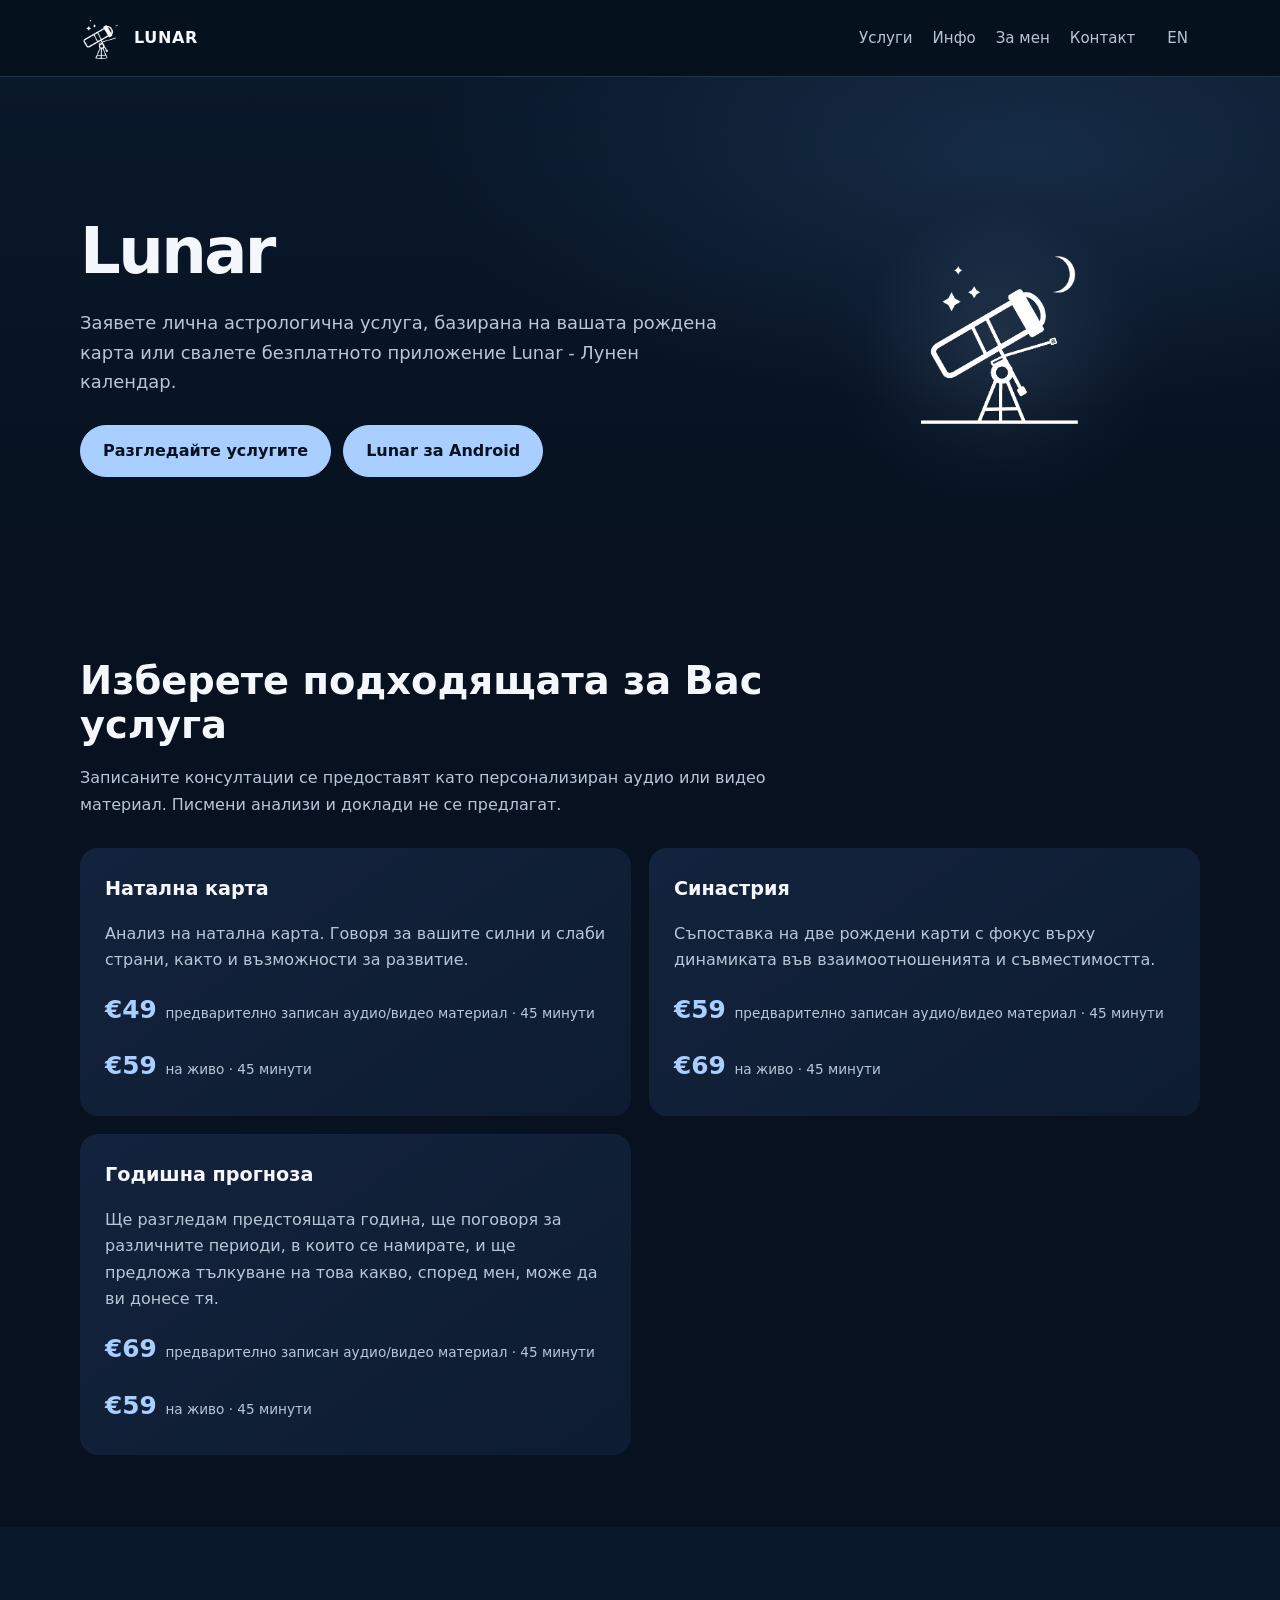
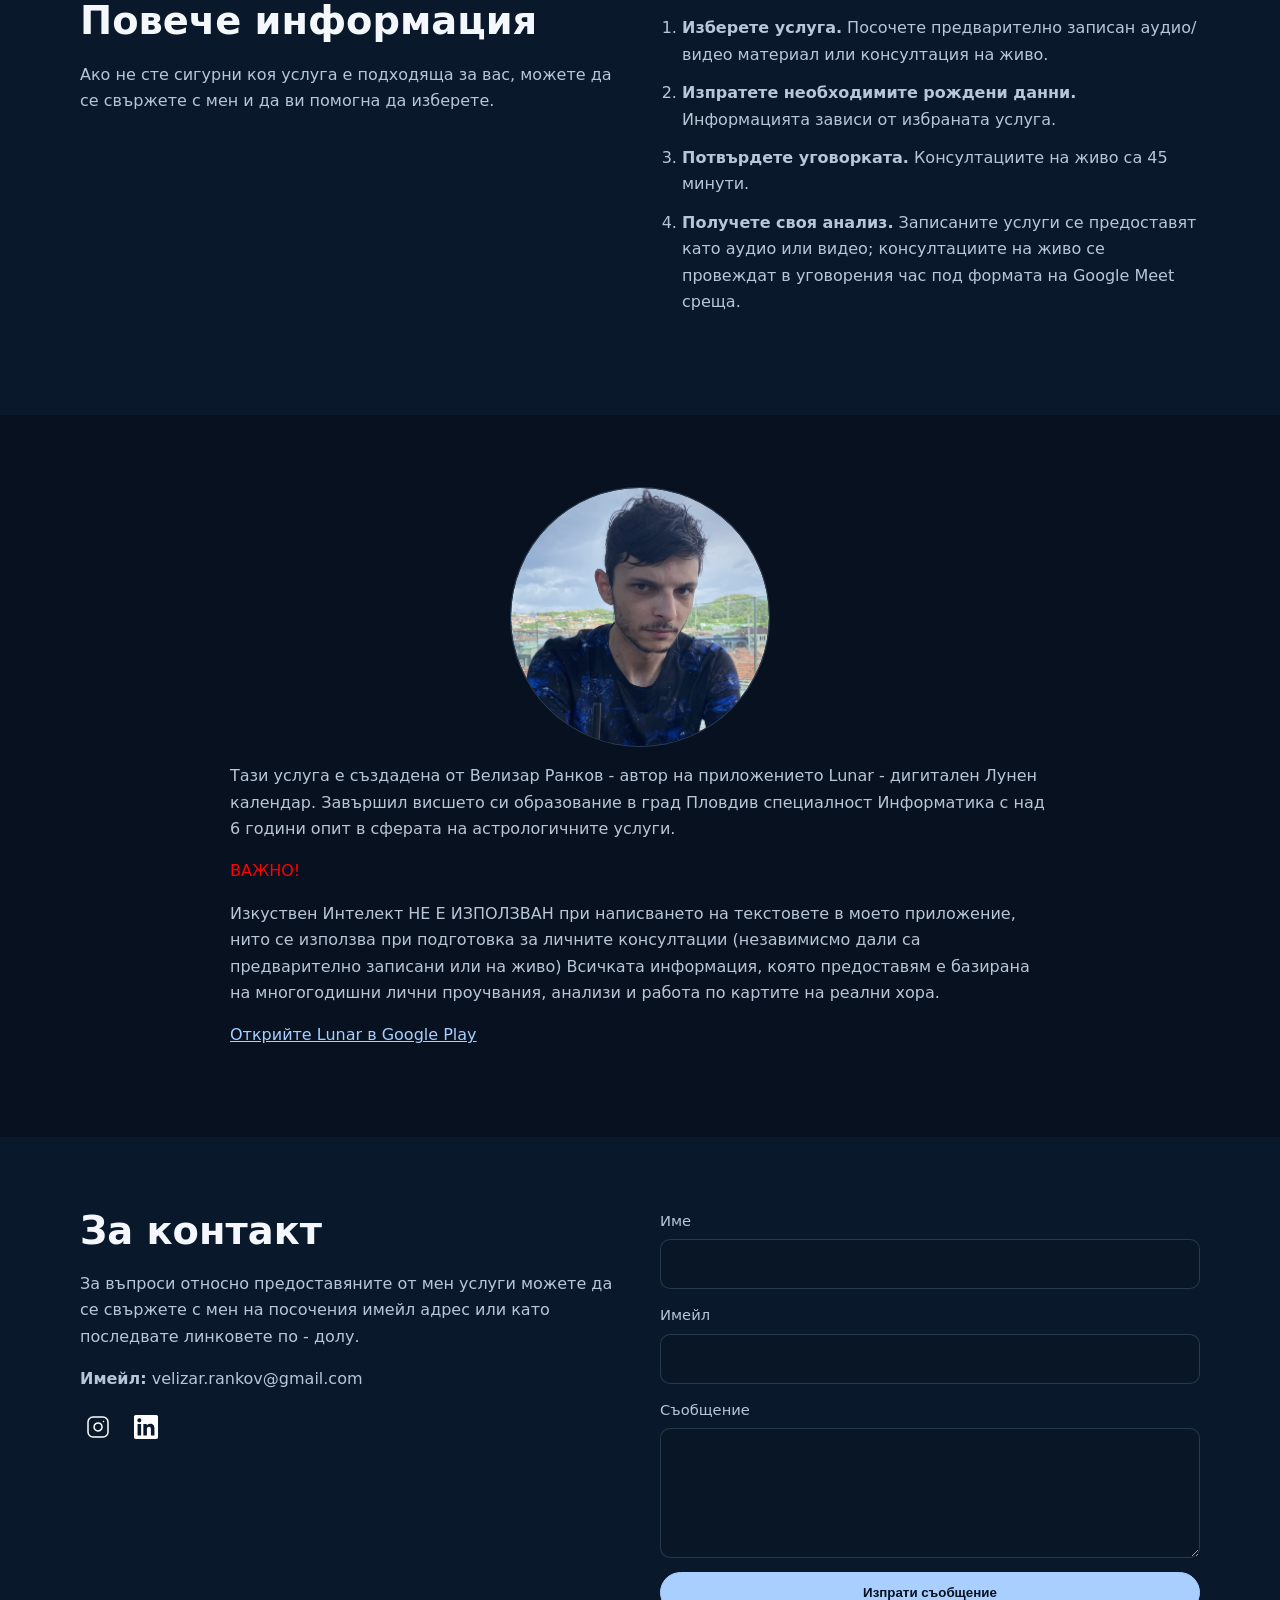
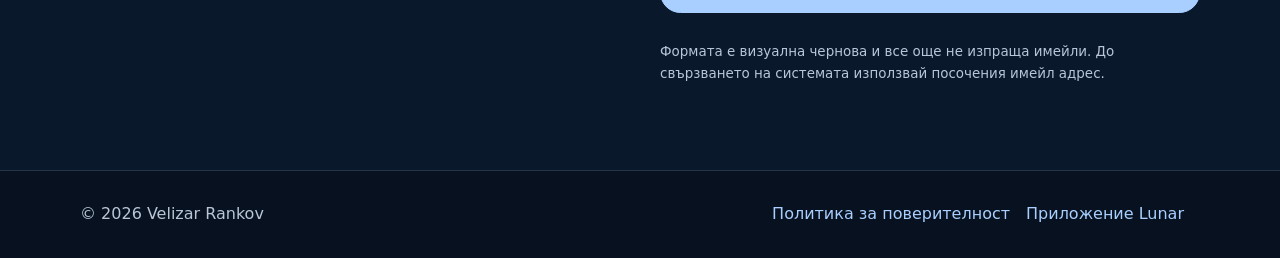
<file: Index.html>
<!doctype html>
<html lang="bg">
<head>
  <meta charset="utf-8"><meta name="viewport" content="width=device-width,initial-scale=1">
  <meta name="description" content="Астрологични консултации, синастрия и годишни прогнози.">
  <title>Lunar</title><link rel="stylesheet" href="css/style.css">
  <script async src="https://www.googletagmanager.com/gtag/js?id=AW-18355354666"></script>
  <script>window.dataLayer=window.dataLayer||[];function gtag(){dataLayer.push(arguments);}gtag('js',new Date());gtag('consent','default',{ad_storage:'denied',ad_user_data:'denied',ad_personalization:'denied',analytics_storage:'denied'});gtag('config','AW-18355354666');</script>
  <script defer src="js/main.js"></script>
</head>
<body>
<header><div class="container nav">
  <a class="brand" href="IndexBG.html"><img src="assets/appicon.png" alt="Икона на Lunar" onerror="this.style.display='none'"><span>LUNAR</span></a>
  <nav class="navlinks"><a href="#services">Услуги</a><a href="#process">Инфо</a><a href="#about">За мен</a><a href="#contact">Контакт</a><a class="lang" href="index.html">EN</a></nav>
</div></header>
<main>
<section class="hero"><div class="container hero-grid">
  <div>
    <h1>Lunar</h1>
    <p>Заявете лична астрологична услуга, базирана на вашата рождена карта или свалете безплатното приложение Lunar - Лунен календар.</p>
    <div class="actions"><a class="btn" href="#services">Разгледайте услугите</a><a class="btn" href="https://play.google.com/store/apps/details?id=com.velizar.lunar">Lunar за Android</a></div>
  </div>
  <div class="hero-art"><img src="assets/appicon.png" alt="Lunar" onerror="this.style.display='none'"></div>
</div></section>
<section id="services"><div class="container">
  <div class="section-head"><h2>Изберете подходящата за Вас услуга</h2><p>Записаните консултации се предоставят като персонализиран аудио или видео материал. Писмени анализи и доклади не се предлагат.</p></div>
  <div class="cards">
    <article class="card"><h3>Натална карта</h3><p>Анализ на натална карта. Говоря за вашите силни и слаби страни, както и възможности за развитие.</p><div class="price">€49 <small>предварително записан аудио/видео материал · 45 минути </small></div><div class="price">€59 <small>на живо · 45 минути</small></div></article>
    <article class="card"><h3>Синастрия</h3><p>Съпоставка на две рождени карти с фокус върху динамиката във взаимоотношенията и съвместимостта.</p><div class="price">€59 <small>предварително записан аудио/видео материал · 45 минути </small></div><div class="price">€69 <small>на живо · 45 минути</small></div></article>
    <article class="card"><h3>Годишна прогноза</h3><p>Ще разгледам предстоящата година, ще поговоря за различните периоди, в които се намирате, и ще предложа тълкуване на това какво, според мен, може да ви донесе тя.</p><div class="price">€69 <small>предварително записан аудио/видео материал · 45 минути </small></div><div class="price">€59 <small>на живо · 45 минути</small></div></article>
  </div>
</div></section>
<section id="process" style="background:#09182a"><div class="container split">
  <div><h2>Повече информация</h2><p>Ако не сте сигурни коя услуга е подходяща за вас, можете да се свържете с мен и да ви помогна да изберете. </p></div>
  <ol class="steps"><li><strong>Изберете услуга.</strong> Посочете предварително записан аудио/видео материал или консултация на живо.</li><li><strong>Изпратете необходимите рождени данни.</strong> Информацията зависи от избраната услуга.</li><li><strong>Потвърдете уговорката.</strong> Консултациите на живо са 45 минути.</li><li><strong>Получете своя анализ.</strong> Записаните услуги се предоставят като аудио или видео; консултациите на живо се провеждат в уговорения час под формата на Google Meet среща.</li></ol>
</div></section>
<section id="about"><div class="container content">
<div class="profile-art"><img src="assets/velizar.jpg" alt="Velizar" onerror="this.style.display='none'"></div>
<p>Тази услуга е създадена от Велизар Ранков - автор на приложението Lunar - дигитален Лунен календар. Завършил висшето си образование в град Пловдив специалност Информатика с над 6 години опит в сферата на астрологичните услуги. </p>
<p style="color:Red;">ВАЖНО!</p> <p>Изкуствен Интелект НЕ Е ИЗПОЛЗВАН при написването на текстовете в моето приложение, нито се използва при подготовка за личните консултации (незавимисмо дали са предварително записани или на живо) Всичката информация, която предоставям е базирана на многогодишни лични проучвания, анализи и работа по картите на реални хора.</p><a href="https://play.google.com/store/apps/details?id=com.velizar.lunar" target="_blank" rel="noopener">Открийте Lunar в Google Play</a></p></div></section>
<section id="contact" style="background:#09182a"><div class="container split">
  <div><h2>За контакт</h2><p>За въпроси относно предоставяните от мен услуги можете да се свържете с мен на посочения имейл адрес или като последвате линковете по - долу.</p><p><strong>Имейл:</strong> <span>velizar.rankov@gmail.com</span></p><div class="social-links">
    <div class="social-icons">

    <a href="https://www.instagram.com/velizar.rankov/"
       target="_blank" rel="noopener noreferrer"
       aria-label="Instagram">
        <img src="assets/instagram.svg" alt="Instagram">
    </a>

    <a href="https://www.linkedin.com/in/velizar13/"
       target="_blank" rel="noopener noreferrer"
       aria-label="LinkedIn">
        <img src="assets/linkedin.svg" alt="LinkedIn">
    </a>

  

</div>
</div></div>
  <form data-contact-form><label>Име<input name="name" required autocomplete="name"></label><label>Имейл<input type="email" name="email" required autocomplete="email"></label><label>Съобщение<textarea name="message" required></textarea></label><div class="notice" role="status"></div><button class="btn" type="submit">Изпрати съобщение</button><p class="small">Формата е визуална чернова и все още не изпраща имейли. До свързването на системата използвай посочения имейл адрес.</p></form>
</div></section>
</main>
<footer><div class="container footer-inner"><div>© 2026 Velizar Rankov</div><div><a href="privacy-bg.html">Политика за поверителност</a><a href="https://play.google.com/store/apps/details?id=com.velizar.lunar" target="_blank" rel="noopener">Приложение Lunar</a></div></div></footer>
</body></html>
</file>
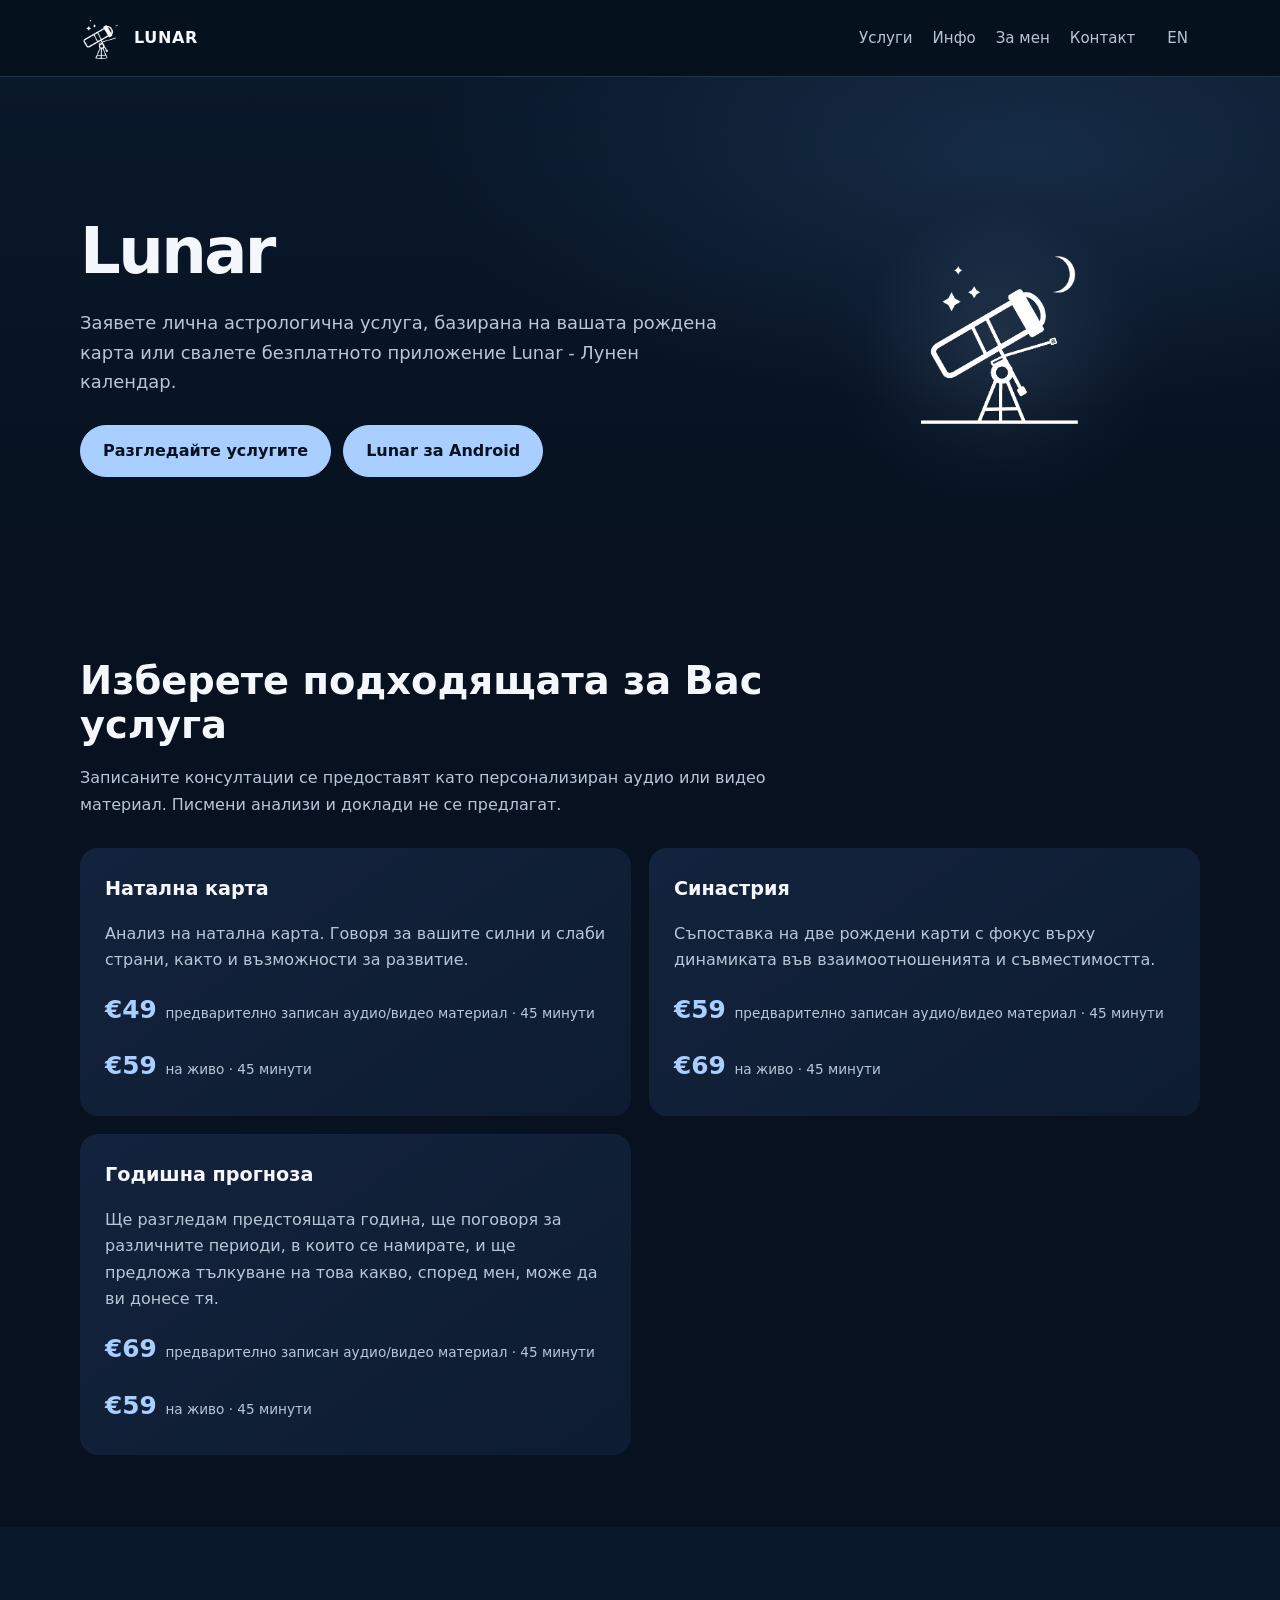
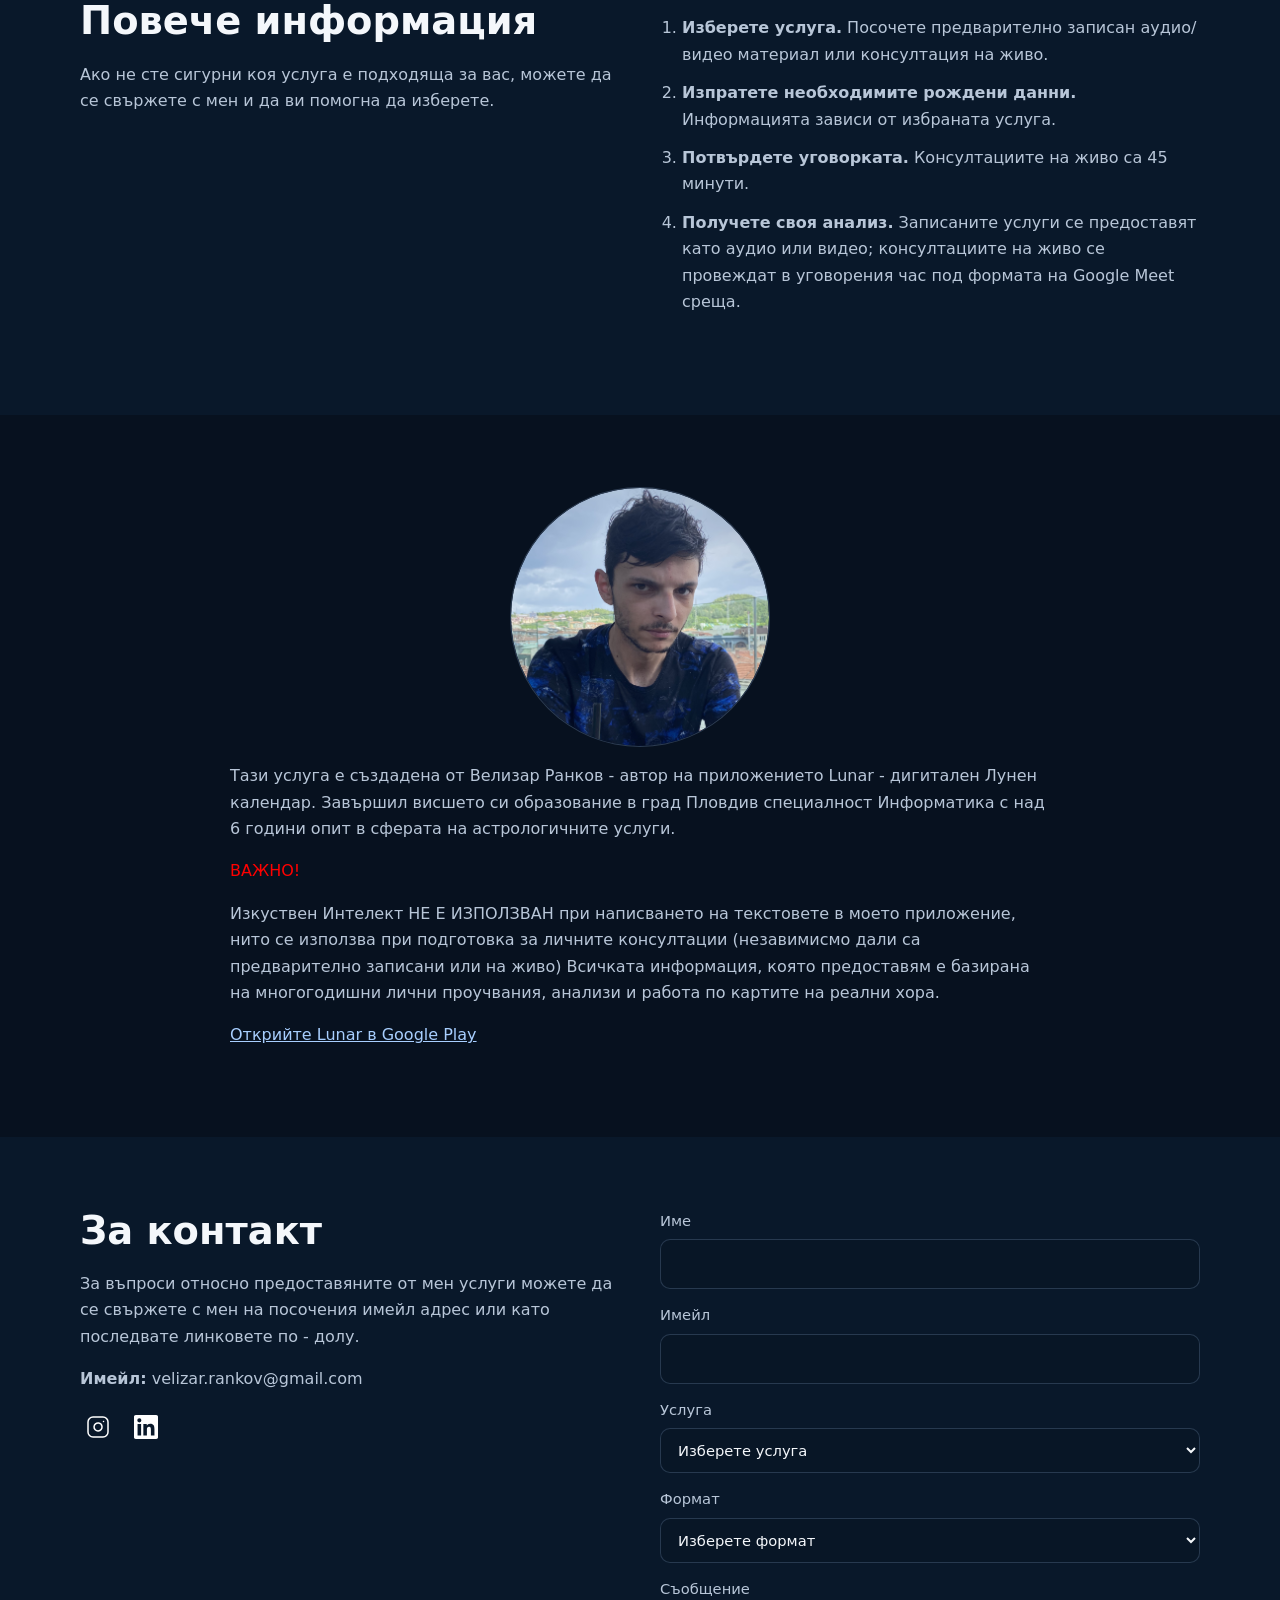
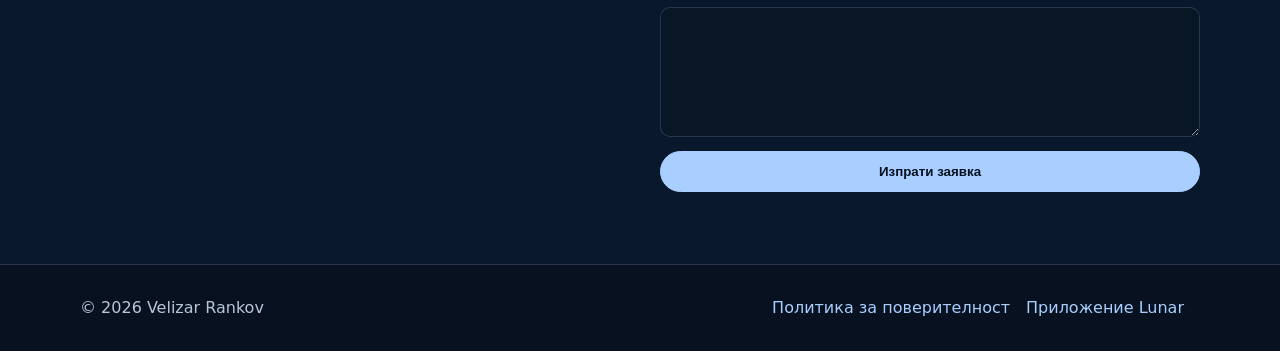
<file: index.html>
<!doctype html>
<html lang="bg">
<head>
  <meta charset="utf-8"><meta name="viewport" content="width=device-width,initial-scale=1">
  <meta name="description" content="Астрологични консултации, синастрия и годишни прогнози.">
  <title>Lunar</title><link rel="stylesheet" href="css/style.css">
  <script async src="https://www.googletagmanager.com/gtag/js?id=AW-18355354666"></script>
  <script>window.dataLayer=window.dataLayer||[];function gtag(){dataLayer.push(arguments);}gtag('js',new Date());gtag('consent','default',{ad_storage:'denied',ad_user_data:'denied',ad_personalization:'denied',analytics_storage:'denied'});gtag('config','AW-18355354666');</script>
  <script defer src="js/main.js"></script>
</head>
<body>
<header><div class="container nav">
  <a class="brand" href="IndexBG.html"><img src="assets/appicon.png" alt="Икона на Lunar" onerror="this.style.display='none'"><span>LUNAR</span></a>
  <nav class="navlinks"><a href="#services">Услуги</a><a href="#process">Инфо</a><a href="#about">За мен</a><a href="#contact">Контакт</a><a class="lang" href="IndexEN.html">EN</a></nav>
</div></header>
<main>
<section class="hero"><div class="container hero-grid">
  <div>
    <h1>Lunar</h1>
    <p>Заявете лична астрологична услуга, базирана на вашата рождена карта или свалете безплатното приложение Lunar - Лунен календар.</p>
    <div class="actions"><a class="btn" href="#services">Разгледайте услугите</a><a class="btn" href="https://play.google.com/store/apps/details?id=com.velizar.lunar">Lunar за Android</a></div>
  </div>
  <div class="hero-art"><img src="assets/appicon.png" alt="Lunar" onerror="this.style.display='none'"></div>
</div></section>
<section id="services"><div class="container">
  <div class="section-head"><h2>Изберете подходящата за Вас услуга</h2><p>Записаните консултации се предоставят като персонализиран аудио или видео материал. Писмени анализи и доклади не се предлагат.</p></div>
  <div class="cards">
    <article class="card"><h3>Натална карта</h3><p>Анализ на натална карта. Говоря за вашите силни и слаби страни, както и възможности за развитие.</p><div class="price">€49 <small>предварително записан аудио/видео материал · 45 минути </small></div><div class="price">€59 <small>на живо · 45 минути</small></div></article>
    <article class="card"><h3>Синастрия</h3><p>Съпоставка на две рождени карти с фокус върху динамиката във взаимоотношенията и съвместимостта.</p><div class="price">€59 <small>предварително записан аудио/видео материал · 45 минути </small></div><div class="price">€69 <small>на живо · 45 минути</small></div></article>
    <article class="card"><h3>Годишна прогноза</h3><p>Ще разгледам предстоящата година, ще поговоря за различните периоди, в които се намирате, и ще предложа тълкуване на това какво, според мен, може да ви донесе тя.</p><div class="price">€69 <small>предварително записан аудио/видео материал · 45 минути </small></div><div class="price">€59 <small>на живо · 45 минути</small></div></article>
  </div>
</div></section>
<section id="process" style="background:#09182a"><div class="container split">
  <div><h2>Повече информация</h2><p>Ако не сте сигурни коя услуга е подходяща за вас, можете да се свържете с мен и да ви помогна да изберете. </p></div>
  <ol class="steps"><li><strong>Изберете услуга.</strong> Посочете предварително записан аудио/видео материал или консултация на живо.</li><li><strong>Изпратете необходимите рождени данни.</strong> Информацията зависи от избраната услуга.</li><li><strong>Потвърдете уговорката.</strong> Консултациите на живо са 45 минути.</li><li><strong>Получете своя анализ.</strong> Записаните услуги се предоставят като аудио или видео; консултациите на живо се провеждат в уговорения час под формата на Google Meet среща.</li></ol>
</div></section>
<section id="about"><div class="container content">
<div class="profile-art"><img src="assets/velizar.jpg" alt="Velizar" onerror="this.style.display='none'"></div>
<p>Тази услуга е създадена от Велизар Ранков - автор на приложението Lunar - дигитален Лунен календар. Завършил висшето си образование в град Пловдив специалност Информатика с над 6 години опит в сферата на астрологичните услуги. </p>
<p style="color:Red;">ВАЖНО!</p> <p>Изкуствен Интелект НЕ Е ИЗПОЛЗВАН при написването на текстовете в моето приложение, нито се използва при подготовка за личните консултации (незавимисмо дали са предварително записани или на живо) Всичката информация, която предоставям е базирана на многогодишни лични проучвания, анализи и работа по картите на реални хора.</p><a href="https://play.google.com/store/apps/details?id=com.velizar.lunar" target="_blank" rel="noopener">Открийте Lunar в Google Play</a></p></div></section>
<section id="contact" style="background:#09182a"><div class="container split">
  <div><h2>За контакт</h2><p>За въпроси относно предоставяните от мен услуги можете да се свържете с мен на посочения имейл адрес или като последвате линковете по - долу.</p><p><strong>Имейл:</strong> <span>velizar.rankov@gmail.com</span></p><div class="social-links">
    <div class="social-icons">

    <a href="https://www.instagram.com/velizar.rankov/"
       target="_blank" rel="noopener noreferrer"
       aria-label="Instagram">
        <img src="assets/instagram.svg" alt="Instagram">
    </a>

    <a href="https://www.linkedin.com/in/velizar13/"
       target="_blank" rel="noopener noreferrer"
       aria-label="LinkedIn">
        <img src="assets/linkedin.svg" alt="LinkedIn">
    </a>

  

</div>
</div></div>

<form data-contact-form>
  <label>Име
    <input name="name" required autocomplete="name" maxlength="120">
  </label>

  <label>Имейл
    <input type="email" name="email" required autocomplete="email" maxlength="254">
  </label>

  <label>Услуга
    <select name="service" required>
      <option value="">Изберете услуга</option>
      <option value="Натална карта">Натална карта</option>
      <option value="Синастрия">Синастрия</option>
      <option value="Годишна прогноза">Годишна прогноза</option>
      <option value="Общо запитване">Общо запитване</option>
    </select>
  </label>

  <label>Формат
    <select name="format" required>
      <option value="">Изберете формат</option>
      <option value="Предварително записан аудио/видео материал">Предварително записан аудио/видео материал</option>
      <option value="Консултация на живо">Консултация на живо</option>
      <option value="Не съм сигурен/сигурна">Не съм сигурен/сигурна</option>
    </select>
  </label>

  <label>Съобщение
    <textarea name="message" required maxlength="5000"></textarea>
  </label>

  <input type="hidden" name="language" value="Български">

  <div class="notice" role="status"></div>

  <button class="btn" type="submit">Изпрати заявка</button>
</form>
</div></section>
</main>
<footer><div class="container footer-inner"><div>© 2026 Velizar Rankov</div><div><a href="privacy-bg.html">Политика за поверителност</a><a href="https://play.google.com/store/apps/details?id=com.velizar.lunar" target="_blank" rel="noopener">Приложение Lunar</a></div></div></footer>
</body></html>
</file>
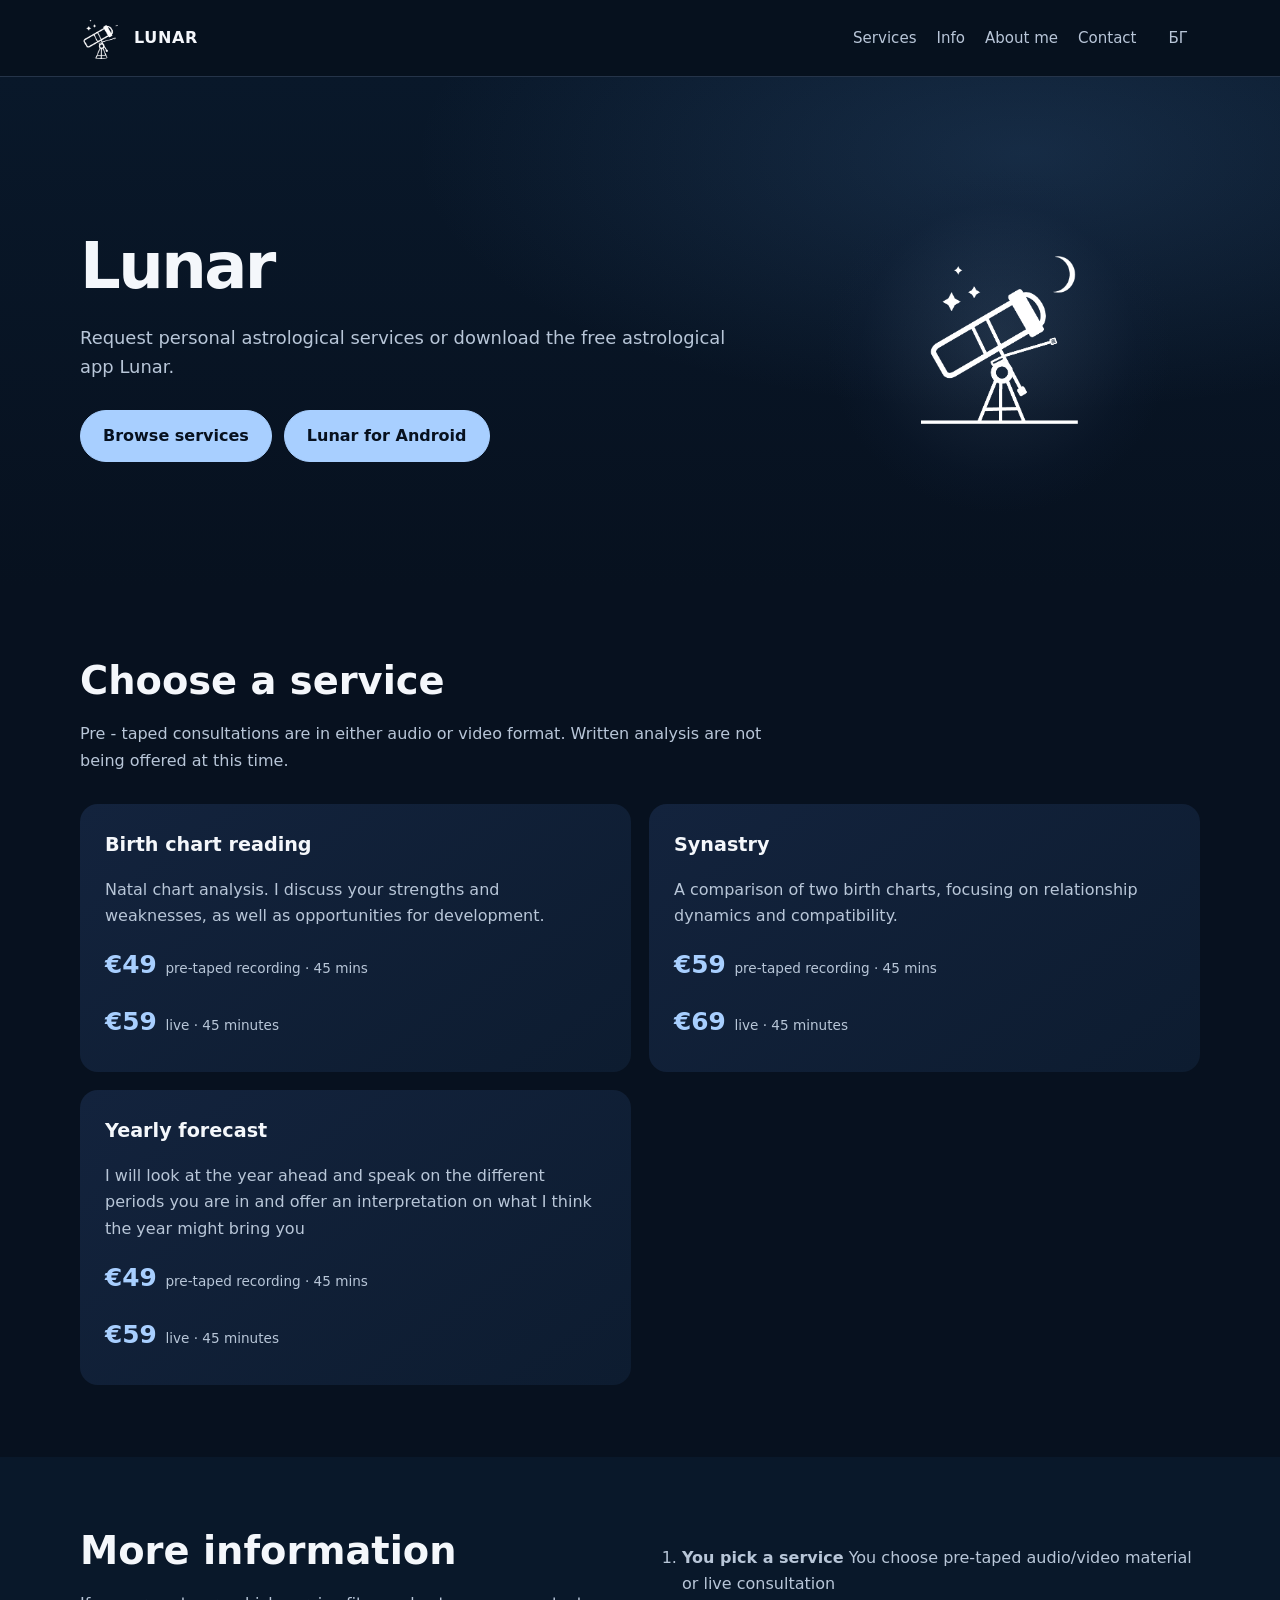
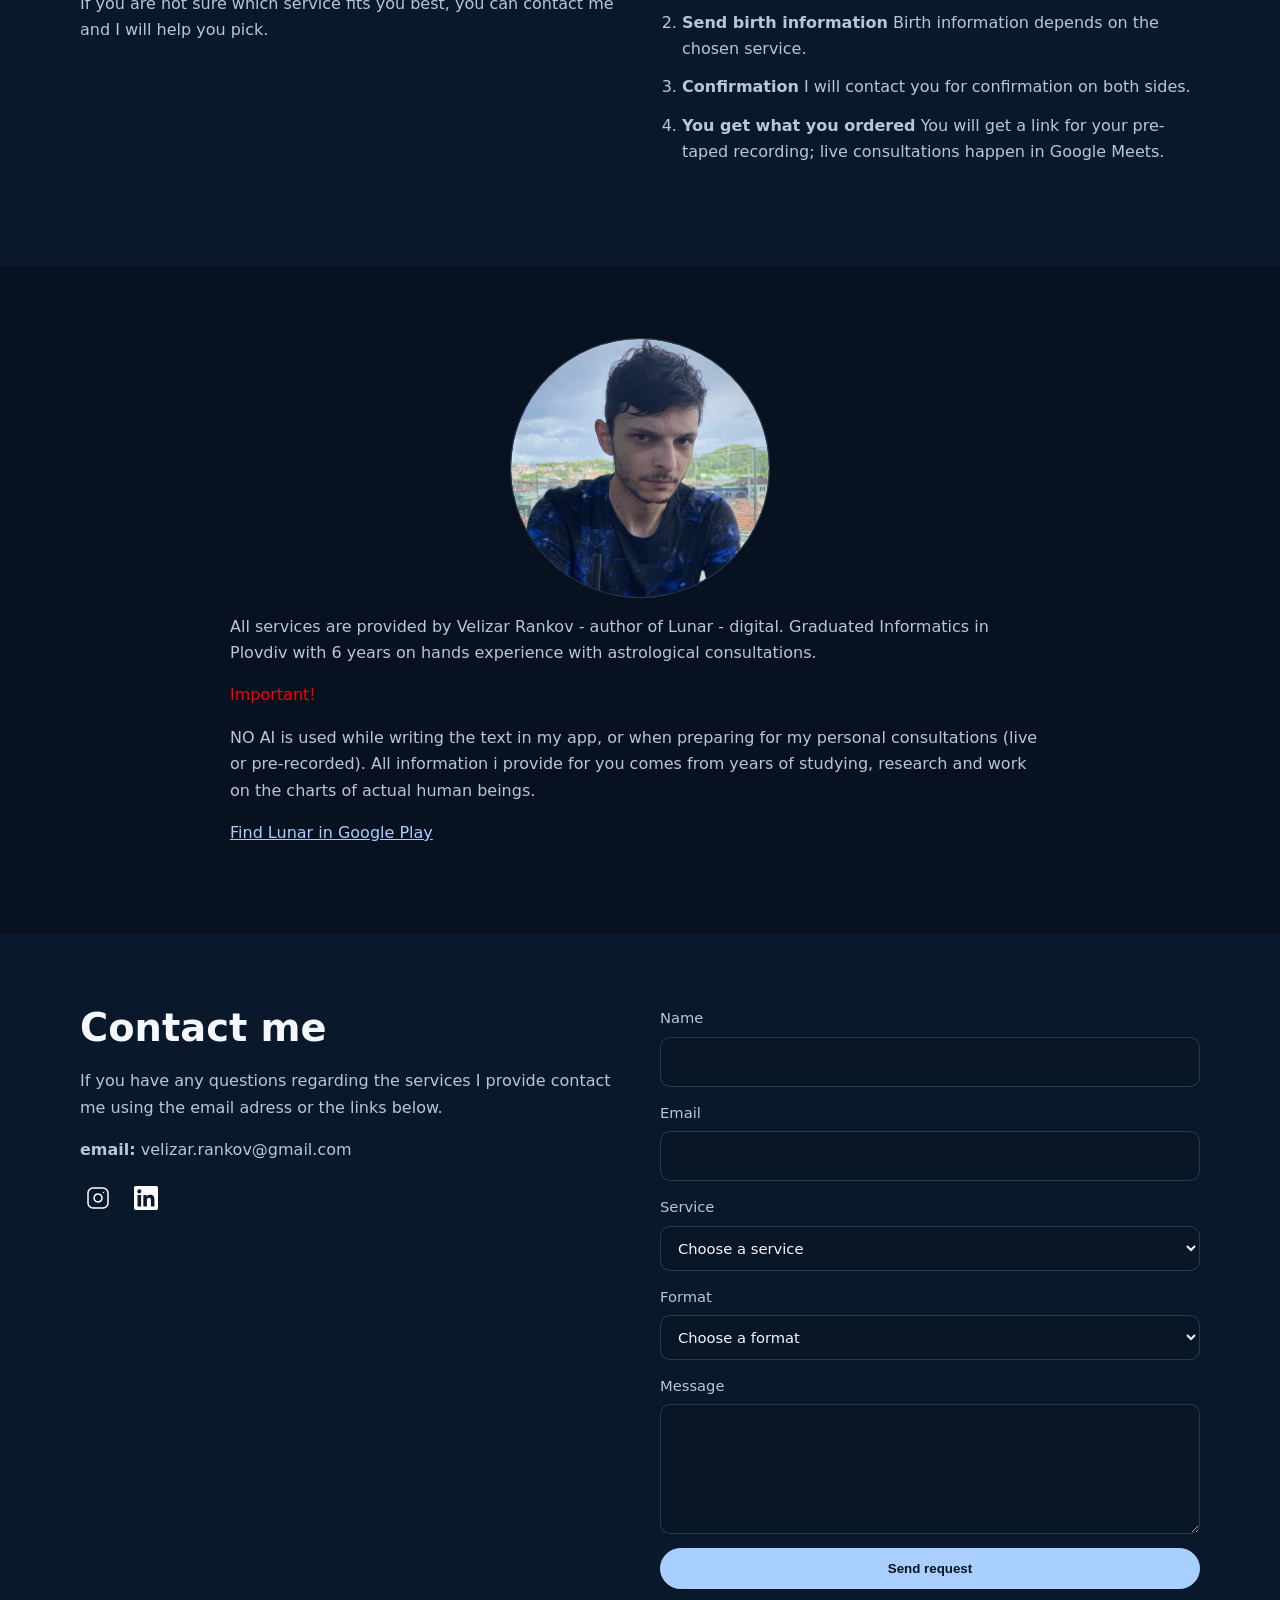
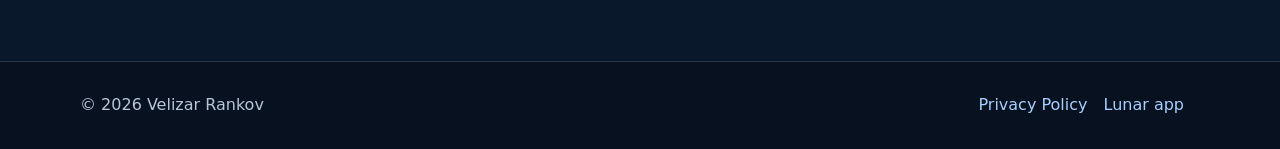
<file: IndexEN.html>
<!doctype html>
<html lang="bg">
<head>
  <meta charset="utf-8"><meta name="viewport" content="width=device-width,initial-scale=1">
  <meta name="description" content="Astrological consultations and Lunar app.">
  <title>Lunar</title><link rel="stylesheet" href="css/style.css">
  <script async src="https://www.googletagmanager.com/gtag/js?id=AW-18355354666"></script>
  <script>window.dataLayer=window.dataLayer||[];function gtag(){dataLayer.push(arguments);}gtag('js',new Date());gtag('consent','default',{ad_storage:'denied',ad_user_data:'denied',ad_personalization:'denied',analytics_storage:'denied'});gtag('config','AW-18355354666');</script>
  <script defer src="js/main.js"></script>
</head>
<body>
<header><div class="container nav">
  <a class="brand" href="IndexBG.html"><img src="assets/appicon.png" alt="Икона на Lunar" onerror="this.style.display='none'"><span>LUNAR</span></a>
  <nav class="navlinks"><a href="#services">Services</a><a href="#process">Info</a><a href="#about">About me</a><a href="#contact">Contact</a><a class="lang" href="index.html">БГ</a></nav>
</div></header>
<main>
<section class="hero"><div class="container hero-grid">
  <div>
    <h1>Lunar</h1>
    <p>Request personal astrological services or download the free astrological app Lunar.</p>
    <div class="actions"><a class="btn" href="#services">Browse services</a><a class="btn" href="https://play.google.com/store/apps/details?id=com.velizar.lunar">Lunar for Android</a></div>
  </div>
  <div class="hero-art"><img src="assets/appicon.png" alt="Lunar" onerror="this.style.display='none'"></div>
</div></section>
<section id="services"><div class="container">
  <div class="section-head"><h2>Choose a service</h2><p>Pre - taped consultations are in either audio or video format. Written analysis are not being offered at this time.</p></div>
  <div class="cards">
    <article class="card"><h3>Birth chart reading</h3><p>Natal chart analysis. I discuss your strengths and weaknesses, as well as opportunities for development.</p><div class="price">€49 <small>pre-taped recording · 45 mins </small></div><div class="price">€59 <small>live · 45 minutes</small></div></article>
    <article class="card"><h3>Synastry</h3><p>A comparison of two birth charts, focusing on relationship dynamics and compatibility.</p><div class="price">€59 <small>pre-taped recording · 45 mins </small></div><div class="price">€69 <small>live · 45 minutes</small></div></article>
    <article class="card"><h3>Yearly forecast</h3><p>I will look at the year ahead and speak on the different periods you are in and offer an interpretation on what I think the year might bring you</p><div class="price">€49 <small>pre-taped recording · 45 mins </small></div><div class="price">€59 <small>live · 45 minutes</small></div></article>
 
 </div>
</div></section>
<section id="process" style="background:#09182a"><div class="container split">
  <div><h2>More information</h2><p>If you are not sure which service fits you best, you can contact me and I will help you pick.</p></div>
  <ol class="steps"><li><strong>You pick a service</strong> You choose pre-taped audio/video material or live consultation</li><li><strong>Send birth information</strong> Birth information depends on the chosen service.</li><li><strong>Confirmation</strong> I will contact you for confirmation on both sides.</li><li><strong>You get what you ordered</strong> You will get a link for your pre-taped recording; live consultations happen in Google Meets.</li></ol>
</div></section>
<section id="about"><div class="container content">
<div class="profile-art"><img src="assets/velizar.jpg" alt="Velizar" onerror="this.style.display='none'"></div>
<p>All services are provided by Velizar Rankov - author of Lunar - digital. Graduated Informatics in Plovdiv with 6 years on hands experience with astrological consultations.</p>
<p style="color:Red;">Important!</p> <p>NO AI is used while writing the text in my app, or when preparing for my personal consultations (live or pre-recorded). All information i provide for you comes from years of studying, research and work on the charts of actual human beings.</p><a href="https://play.google.com/store/apps/details?id=com.velizar.lunar" target="_blank" rel="noopener">Find Lunar in Google Play</a></p></div></section>
<section id="contact" style="background:#09182a"><div class="container split">
  <div><h2>Contact me</h2><p>If you have any questions regarding the services I provide contact me using the email adress or the links below.</p><p><strong>email:</strong> <span>velizar.rankov@gmail.com</span></p><div class="social-links">
    <div class="social-icons">

    <a href="https://www.instagram.com/velizar.rankov/"
       target="_blank" rel="noopener noreferrer"
       aria-label="Instagram">
        <img src="assets/instagram.svg" alt="Instagram">
    </a>

    <a href="https://www.linkedin.com/in/velizar13/"
       target="_blank" rel="noopener noreferrer"
       aria-label="LinkedIn">
        <img src="assets/linkedin.svg" alt="LinkedIn">
    </a>

  

</div>
</div></div>

<form data-contact-form>
  <label>Name
    <input name="name" required autocomplete="name" maxlength="120">
  </label>

  <label>Email
    <input type="email" name="email" required autocomplete="email" maxlength="254">
  </label>

  <label>Service
    <select name="service" required>
      <option value="">Choose a service</option>
      <option value="Birth chart reading">Birth chart reading</option>
      <option value="Synastry">Synastry</option>
      <option value="Yearly forecast">Yearly forecast</option>
      <option value="General enquiry">General enquiry</option>
    </select>
  </label>

  <label>Format
    <select name="format" required>
      <option value="">Choose a format</option>
      <option value="Pre-recorded audio/video">Pre-recorded audio/video</option>
      <option value="Live consultation">Live consultation</option>
      <option value="Not sure yet">Not sure yet</option>
    </select>
  </label>

  <label>Message
    <textarea name="message" required maxlength="5000"></textarea>
  </label>

  <input type="hidden" name="language" value="English">

  <div class="notice" role="status"></div>

  <button class="btn" type="submit">Send request</button>
</form>
</div></section>
</main>
<footer><div class="container footer-inner"><div>© 2026 Velizar Rankov</div><div><a href="privacy-bg.html">Privacy Policy</a><a href="https://play.google.com/store/apps/details?id=com.velizar.lunar" target="_blank" rel="noopener">Lunar app</a></div></div></footer>
</body></html>
</file>
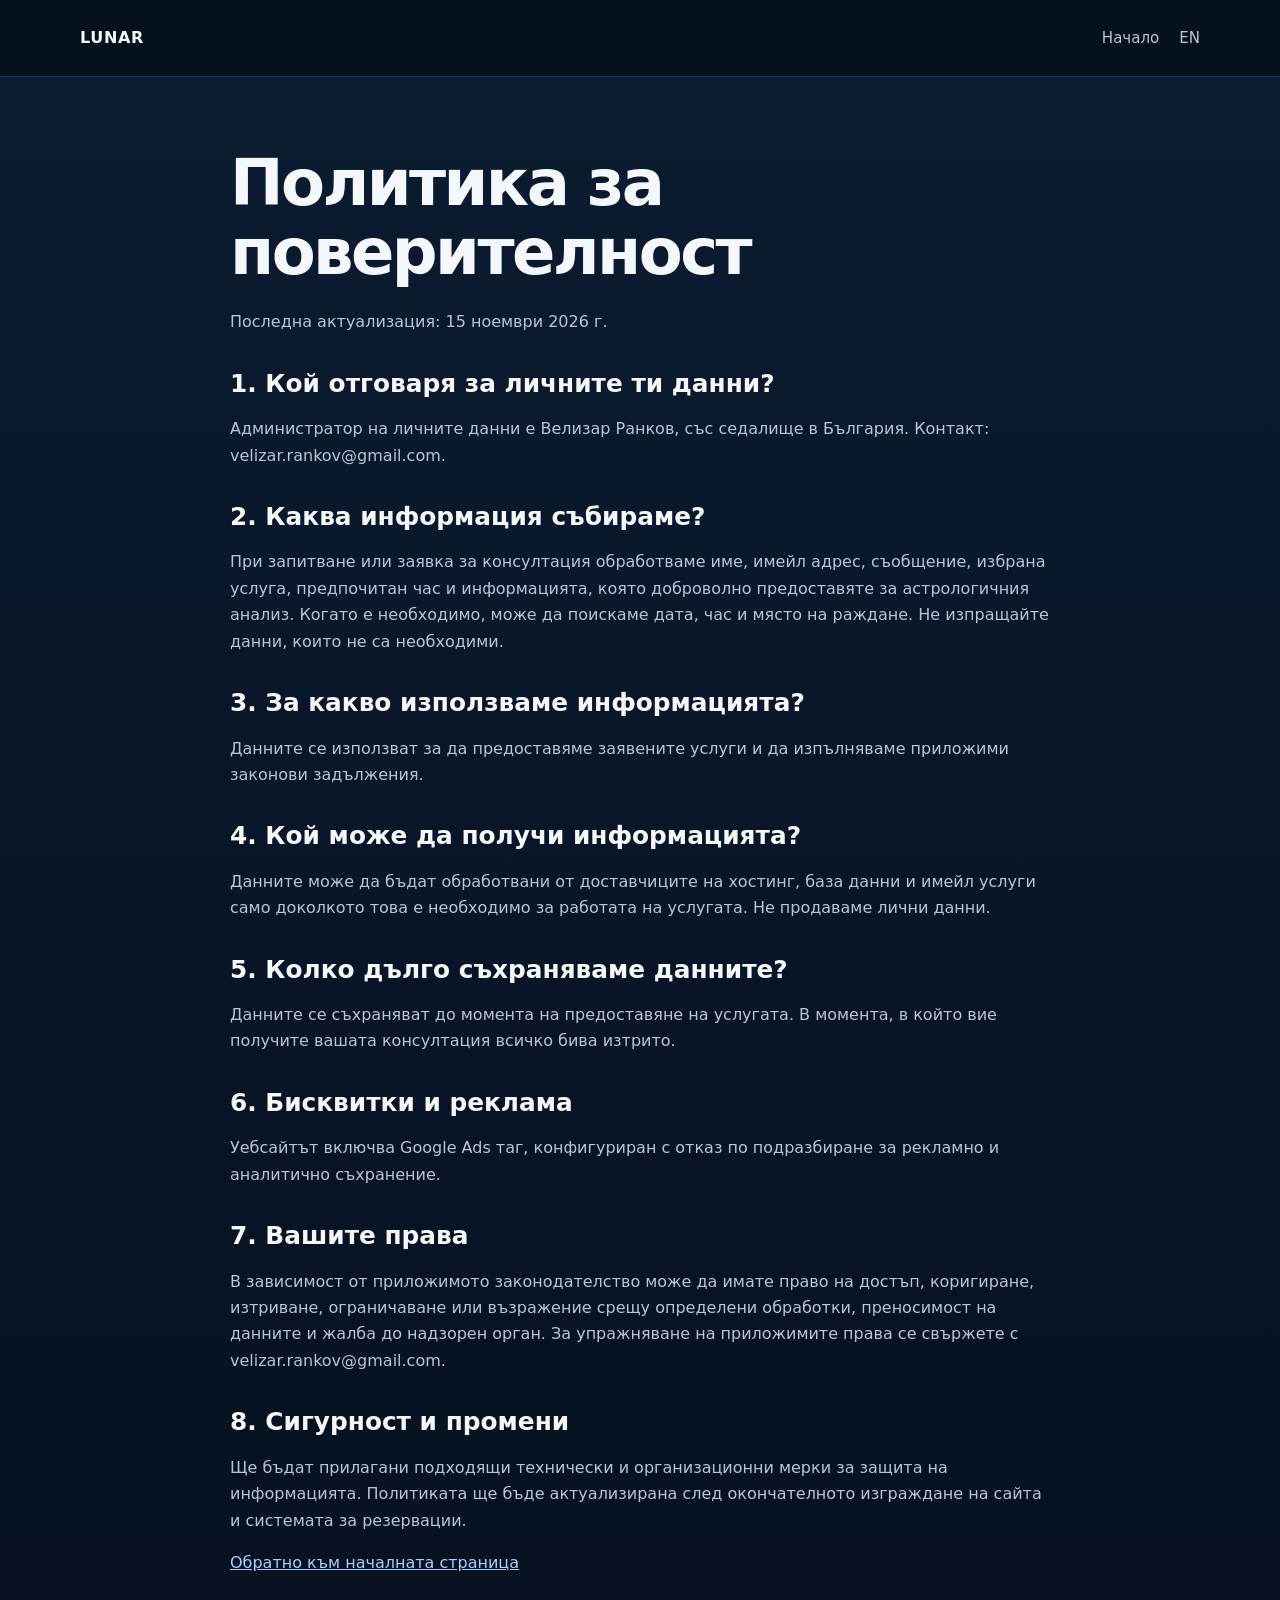
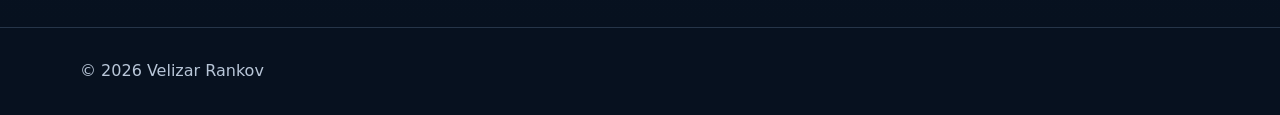
<file: privacy-bg.html>
<!doctype html><html lang="bg"><head><meta charset="utf-8"><meta name="viewport" content="width=device-width,initial-scale=1"><title>Политика за поверителност - Lunar</title><link rel="stylesheet" href="css/style.css"></head><body><header><div class="container nav"><a class="brand" href="IndexBG.html">LUNAR</a><nav class="navlinks"><a href="IndexBG.html">Начало</a><a href="index.html">EN</a></nav></div></header><main class="page-hero"><div class="container content"><h1>Политика за поверителност</h1><p>Последна актуализация: 15 ноември 2026 г.</p><h2>1. Кой отговаря за личните ти данни?</h2><p>Администратор на личните данни е Велизар Ранков, със седалище в България. Контакт: velizar.rankov@gmail.com.</p><h2>2. Каква информация събираме?</h2><p>При запитване или заявка за консултация обработваме име, имейл адрес, съобщение, избрана услуга, предпочитан час и информацията, която доброволно предоставяте за астрологичния анализ. Когато е необходимо, може да поискаме дата, час и място на раждане. Не изпращайте данни, които не са необходими.</p><h2>3. За какво използваме информацията?</h2><p>Данните се използват за да предоставяме заявените услуги и да изпълняваме приложими законови задължения. </p><h2>4. Кой може да получи информацията?</h2><p>Данните може да бъдат обработвани от доставчиците на хостинг, база данни и имейл услуги само доколкото това е необходимо за работата на услугата. Не продаваме лични данни.</p><h2>5. Колко дълго съхраняваме данните?</h2><p>Данните се съхраняват до момента на предоставяне на услугата. В момента, в който вие получите вашата консултация всичко бива изтрито.</p><h2>6. Бисквитки и реклама</h2><p>Уебсайтът включва Google Ads таг, конфигуриран с отказ по подразбиране за рекламно и аналитично съхранение. </p><h2>7. Вашите права</h2><p>В зависимост от приложимото законодателство може да имате право на достъп, коригиране, изтриване, ограничаване или възражение срещу определени обработки, преносимост на данните и жалба до надзорен орган. За упражняване на приложимите права се свържете с velizar.rankov@gmail.com.</p><h2>8. Сигурност и промени</h2><p>Ще бъдат прилагани подходящи технически и организационни мерки за защита на информацията. Политиката ще бъде актуализирана след окончателното изграждане на сайта и системата за резервации.</p><p><a href="IndexBG.html">Обратно към началната страница</a></p></div></main><footer><div class="container">© 2026 Velizar Rankov</div></footer></body></html>
</file>
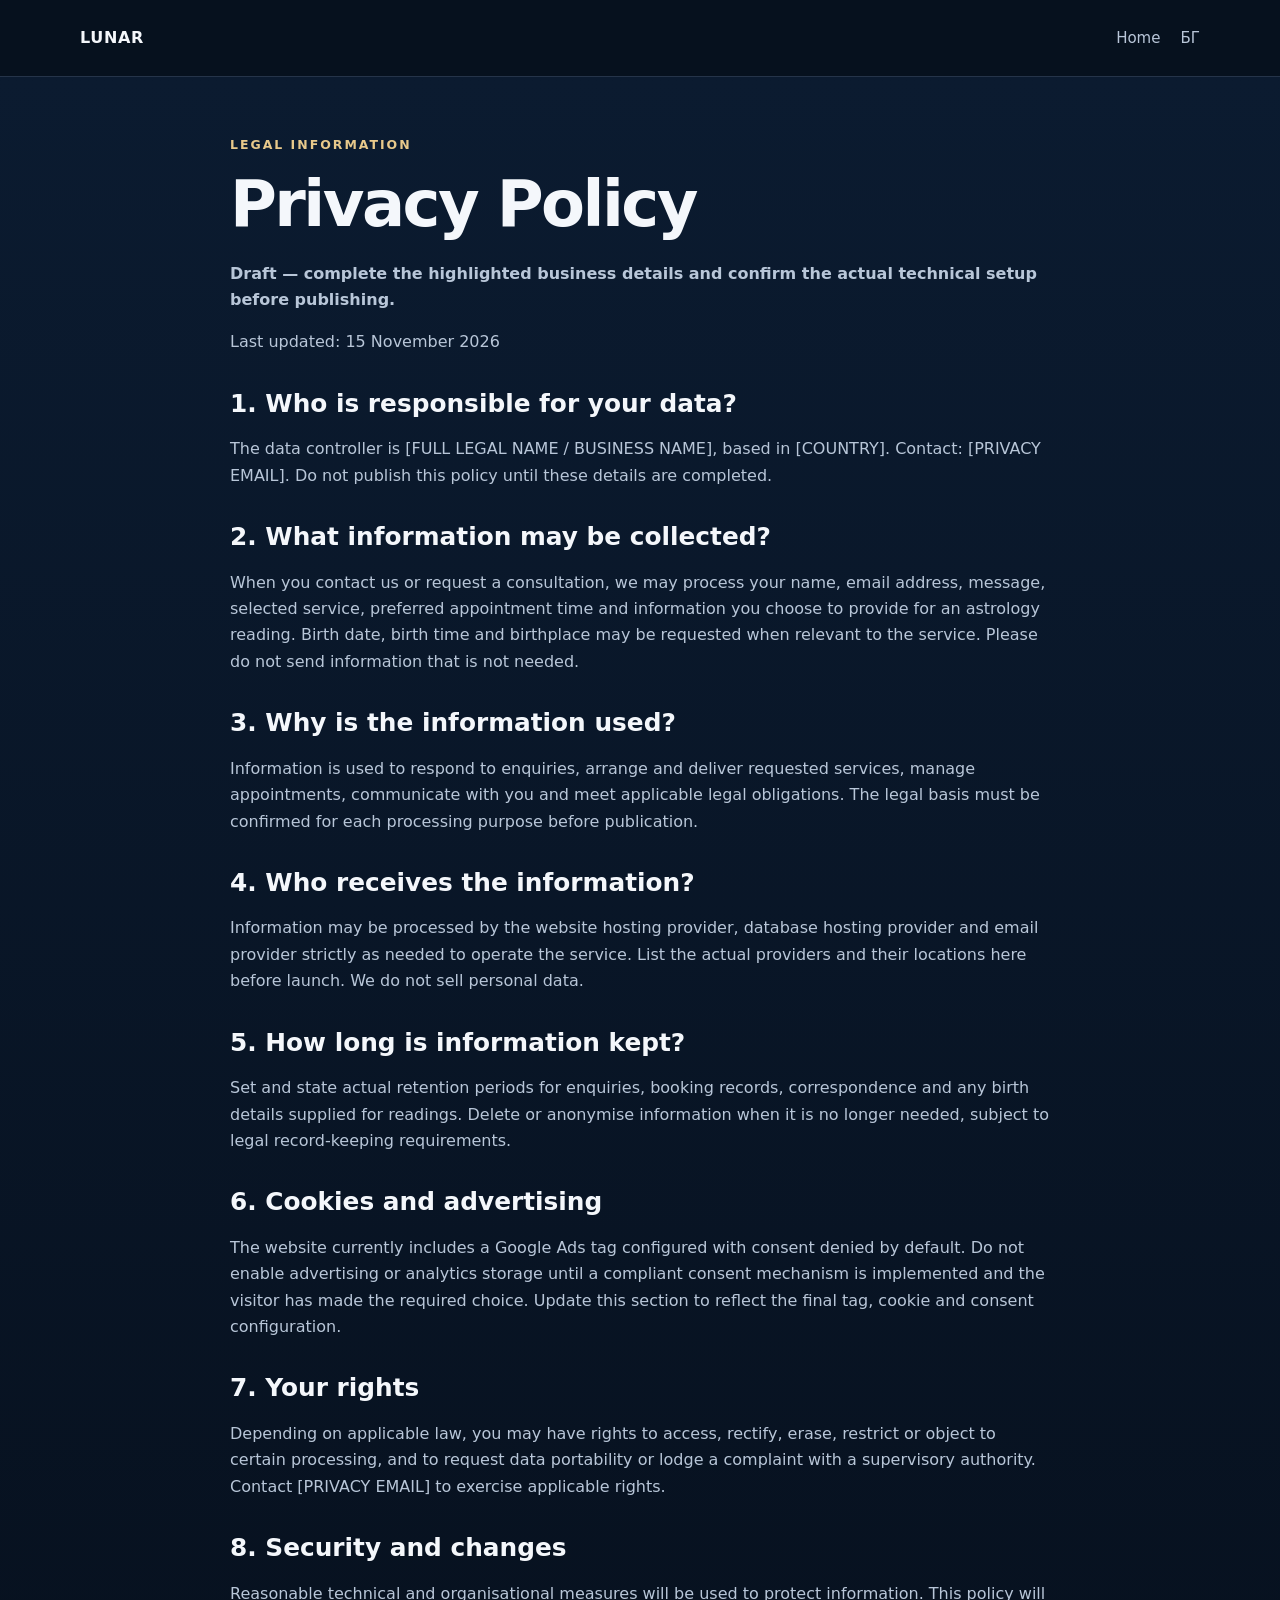
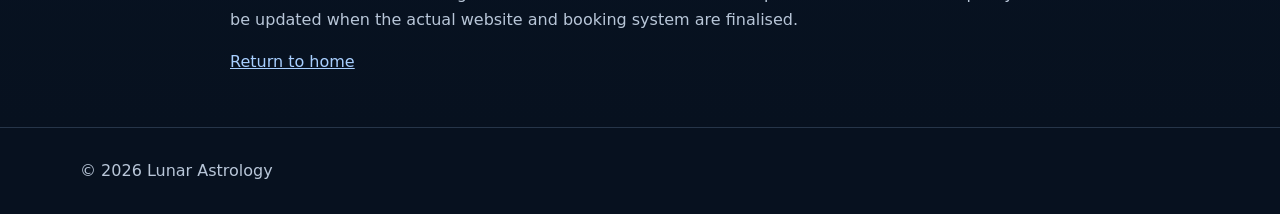
<file: privacy.html>
<!doctype html><html lang="en"><head><meta charset="utf-8"><meta name="viewport" content="width=device-width,initial-scale=1"><title>Privacy Policy — Lunar</title><link rel="stylesheet" href="css/style.css"></head><body><header><div class="container nav"><a class="brand" href="index.html">LUNAR</a><nav class="navlinks"><a href="index.html">Home</a><a href="IndexBG.html">БГ</a></nav></div></header><main class="page-hero"><div class="container content"><div class="eyebrow">Legal information</div><h1>Privacy Policy</h1><p><strong>Draft — complete the highlighted business details and confirm the actual technical setup before publishing.</strong></p><p>Last updated: 15 November 2026</p><h2>1. Who is responsible for your data?</h2><p>The data controller is [FULL LEGAL NAME / BUSINESS NAME], based in [COUNTRY]. Contact: [PRIVACY EMAIL]. Do not publish this policy until these details are completed.</p><h2>2. What information may be collected?</h2><p>When you contact us or request a consultation, we may process your name, email address, message, selected service, preferred appointment time and information you choose to provide for an astrology reading. Birth date, birth time and birthplace may be requested when relevant to the service. Please do not send information that is not needed.</p><h2>3. Why is the information used?</h2><p>Information is used to respond to enquiries, arrange and deliver requested services, manage appointments, communicate with you and meet applicable legal obligations. The legal basis must be confirmed for each processing purpose before publication.</p><h2>4. Who receives the information?</h2><p>Information may be processed by the website hosting provider, database hosting provider and email provider strictly as needed to operate the service. List the actual providers and their locations here before launch. We do not sell personal data.</p><h2>5. How long is information kept?</h2><p>Set and state actual retention periods for enquiries, booking records, correspondence and any birth details supplied for readings. Delete or anonymise information when it is no longer needed, subject to legal record-keeping requirements.</p><h2>6. Cookies and advertising</h2><p>The website currently includes a Google Ads tag configured with consent denied by default. Do not enable advertising or analytics storage until a compliant consent mechanism is implemented and the visitor has made the required choice. Update this section to reflect the final tag, cookie and consent configuration.</p><h2>7. Your rights</h2><p>Depending on applicable law, you may have rights to access, rectify, erase, restrict or object to certain processing, and to request data portability or lodge a complaint with a supervisory authority. Contact [PRIVACY EMAIL] to exercise applicable rights.</p><h2>8. Security and changes</h2><p>Reasonable technical and organisational measures will be used to protect information. This policy will be updated when the actual website and booking system are finalised.</p><p><a href="index.html">Return to home</a></p></div></main><footer><div class="container">© 2026 Lunar Astrology</div></footer></body></html>
</file>
<file: css/style.css>
:root {
  --bg: #07111F; --panel: #0d1c30; --panel2: #13233D; --text: #f4f7fb;
  --muted: #b8c6d8; --accent: #A8CFFF; --line: rgba(168,207,255,.19);
  --gold: #e8c98b; --radius: 18px; --max: 1120px;
}
* { box-sizing: border-box; }
html { scroll-behavior: smooth; }
body { margin: 0; background: var(--bg); color: var(--text); font: 16px/1.65 system-ui, -apple-system, Segoe UI, sans-serif; }
a { color: var(--accent); }
a:hover { color: #fff; }
.container { width: min(var(--max), calc(100% - 40px)); margin: 0 auto; }
header { position: sticky; top: 0; z-index: 20; background: rgba(7,17,31,.94); border-bottom: 1px solid var(--line); backdrop-filter: blur(12px); }
.nav { min-height: 76px; display:flex; align-items:center; justify-content:space-between; gap:20px; }
.brand { display:flex; align-items:center; gap:12px; color:var(--text); text-decoration:none; font-weight:700; letter-spacing:.04em; }
.brand img { width:42px; height:42px; object-fit:contain; border-radius:50%; }
.navlinks { display:flex; align-items:center; flex-wrap:wrap; gap:20px; }
.navlinks a { text-decoration:none; color:var(--muted); font-size:.94rem; }
.navlinks a:hover, .navlinks a.active { color:var(--accent); }
.lang {  padding:6px 12px; }
.hero { padding:88px 0 72px; background: radial-gradient(ellipse at 80% 15%, rgba(67,112,164,.23), transparent 42%), linear-gradient(180deg,#09182a, var(--bg)); }
.hero-grid { display:grid; grid-template-columns:1.25fr .75fr; align-items:center; gap:50px; }
.eyebrow { color:var(--gold); text-transform:uppercase; letter-spacing:.16em; font-size:.78rem; font-weight:700; }
h1 { font-size:clamp(2.35rem,5vw,4.5rem); line-height:1.08; letter-spacing:-.04em; margin:14px 0 22px; }
h2 { font-size:clamp(1.8rem,3vw,2.6rem); line-height:1.15; margin:0 0 18px; }
h3 { margin:0 0 8px; font-size:1.2rem; }
p { color:var(--muted); }
.hero p { font-size:1.12rem; max-width:650px; }
.hero-art { min-height:300px; display:grid; place-items:center;  width:min(100%,350px); aspect-ratio:1; margin:auto; background:radial-gradient(circle, rgba(168,207,255,.12), rgba(19,35,61,.15) 55%, transparent 70%);  }
.hero-art img { width:45%; max-width:180px;  }
.profile-art {
    width: min(100%, 260px);
    aspect-ratio: 1 / 1;
    margin: auto;
    border: 1px solid var(--line);
    border-radius: 50%;
    overflow: hidden;
    background: radial-gradient(circle, rgba(168,207,255,.12), rgba(19,35,61,.15));
}

.profile-art img {
    width: 100%;
    height: 100%;
    object-fit: cover;
    object-position: center 35%;
    border-radius: 50%;
    display: block;
}
.contact-intro {
    align-items: center;
    gap: 45px;
}

.contact-intro .profile-art {
    width: min(100%, 260px);
}
.social-icons {
    display: flex;
    align-items: center;
    gap: 18px;
    margin-top: 20px;
}

.social-icons {
    display: flex;
    align-items: center;
    gap: 12px;
    margin-top: 14px;
}

.social-icons a {
    display: inline-flex;
    align-items: center;
    justify-content: center;
    width: 36px;
    height: 36px;
}

.social-icons img {
    width: 24px;
    height: 24px;
    object-fit: contain;
 filter: brightness(0) invert(1);
}
.btn { display:inline-flex; align-items:center; justify-content:center; gap:8px; border:1px solid var(--accent); border-radius:999px; padding:12px 22px; text-decoration:none; color:var(--bg); background:var(--accent); font-weight:700; cursor:pointer; }
.btn.secondary { color:var(--accent); background:transparent; }
.actions { display:flex; flex-wrap:wrap; gap:12px; margin-top:28px; }
section { padding:72px 0; }
.section-head { max-width:720px; margin-bottom:30px; }
.cards { display:grid; grid-template-columns:repeat(2,minmax(0,1fr)); gap:18px; }
.card { background:linear-gradient(145deg,var(--panel2),var(--panel)); border-radius:var(--radius); padding:25px; }
.card p { margin-bottom:0; }
.price { color:var(--accent); font-size:1.55rem; font-weight:750; margin:16px 0 4px; }
.price small { color:var(--muted); font-size:.85rem; font-weight:500; }
.tag { display:inline-block; border:1px solid var(--line); border-radius:999px; padding:4px 10px; color:var(--gold); font-size:.78rem; margin-bottom:12px; }
.split { display:grid; grid-template-columns:1fr 1fr; gap:40px; align-items:start; }
.steps { padding-left:22px; color:var(--muted); }
.steps li { margin:0 0 12px; }
.note { border-left:3px solid var(--gold); padding:12px 18px; background:rgba(232,201,139,.07); border-radius:0 12px 12px 0; color:var(--muted); }
form { display:grid; gap:14px; }
label { display:grid; gap:6px; color:var(--muted); font-size:.92rem; }
input, select, textarea { width:100%; border:1px solid var(--line); background:#081626; color:var(--text); border-radius:10px; padding:12px 13px; font:inherit; }
textarea { min-height:130px; resize:vertical; }
input:focus, select:focus, textarea:focus { outline:2px solid rgba(168,207,255,.35); border-color:var(--accent); }
.form-grid { display:grid; grid-template-columns:1fr 1fr; gap:14px; }
.small { font-size:.84rem; color:var(--muted); }
.page-hero { padding:58px 0 35px; background:linear-gradient(180deg,#0b1b30,var(--bg)); }
.content { max-width:820px; }
.content h2 { margin-top:34px; font-size:1.55rem; }
footer { border-top:1px solid var(--line); padding:30px 0; color:var(--muted); }
.footer-inner { display:flex; justify-content:space-between; gap:20px; flex-wrap:wrap; }
footer a { text-decoration:none; margin-right:16px; }
.notice { display:none; padding:12px 15px; border:1px solid var(--line); border-radius:10px; color:var(--accent); }
@media(max-width:760px) {
 .hero-grid,.split { grid-template-columns:1fr; }
 .hero { padding:60px 0 48px; }
 .hero-art { width:230px; min-height:230px; }
.profile-art {
    width: 210px;
}
 .cards { grid-template-columns:1fr; }
 .nav { align-items:flex-start; padding:14px 0; flex-direction:column; }
 .navlinks { gap:12px; }
 .form-grid { grid-template-columns:1fr; }
 section { padding:54px 0; }
}
</file>
